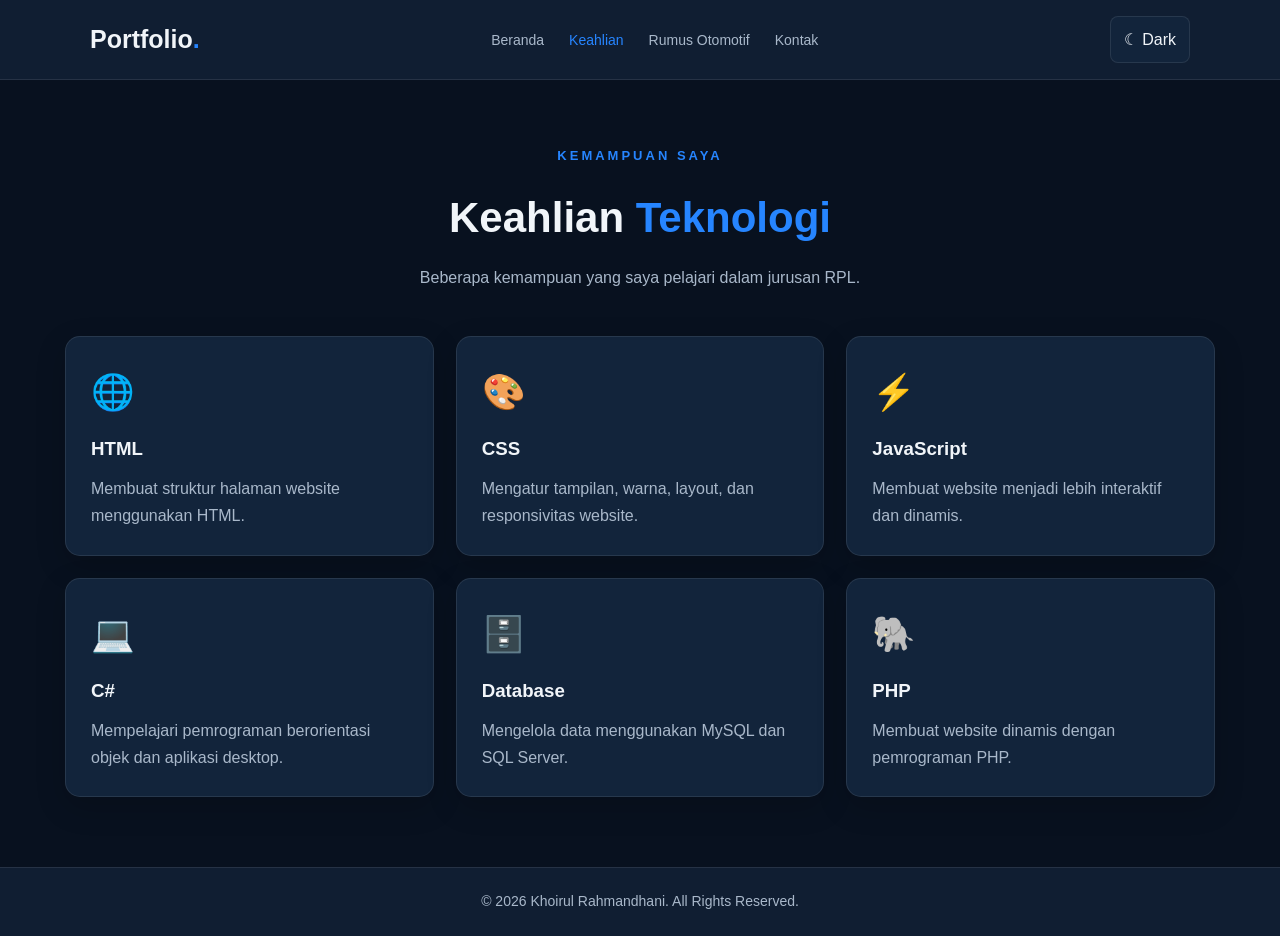
<file: keahlian.html>
<!DOCTYPE html>
<html lang="id">
<head>
    <meta charset="UTF-8">
    <meta name="viewport" content="width=device-width, initial-scale=1.0">
    <title>Keahlian | Khoirul Rahmandhani</title>
    <link rel="stylesheet" href="style.css">
</head>
<body>

<header class="header">
    <nav class="navbar">
        <a href="index.html" class="logo">Portfolio<span>.</span></a>

        <button class="menu-toggle" id="menuToggle">☰</button>

        <ul class="nav-menu" id="navMenu">
            <li><a href="index.html">Beranda</a></li>
            <li><a href="keahlian.html" class="active">Keahlian</a></li>
            <li><a href="rumus.html">Rumus Otomotif</a></li>
            <li><a href="kontak.html">Kontak</a></li>
        </ul>

        <button class="theme-toggle" id="themeToggle">☀ / ☾</button>
    </nav>
</header>

<main class="container page-content">
    <section class="page-heading">
        <p class="subtitle">KEMAMPUAN SAYA</p>
        <h1>Keahlian <span>Teknologi</span></h1>
        <p>Beberapa kemampuan yang saya pelajari dalam jurusan RPL.</p>
    </section>

    <section class="card-grid">
        <div class="card">
            <div class="card-icon">🌐</div>
            <h3>HTML</h3>
            <p>Membuat struktur halaman website menggunakan HTML.</p>
        </div>

        <div class="card">
            <div class="card-icon">🎨</div>
            <h3>CSS</h3>
            <p>Mengatur tampilan, warna, layout, dan responsivitas website.</p>
        </div>

        <div class="card">
            <div class="card-icon">⚡</div>
            <h3>JavaScript</h3>
            <p>Membuat website menjadi lebih interaktif dan dinamis.</p>
        </div>

        <div class="card">
            <div class="card-icon">💻</div>
            <h3>C#</h3>
            <p>Mempelajari pemrograman berorientasi objek dan aplikasi desktop.</p>
        </div>

        <div class="card">
            <div class="card-icon">🗄️</div>
            <h3>Database</h3>
            <p>Mengelola data menggunakan MySQL dan SQL Server.</p>
        </div>

        <div class="card">
            <div class="card-icon">🐘</div>
            <h3>PHP</h3>
            <p>Membuat website dinamis dengan pemrograman PHP.</p>
        </div>
    </section>
</main>

<footer class="footer">
    <p>© <span id="year"></span> Khoirul Rahmandhani. All Rights Reserved.</p>
</footer>

<script src="script.js"></script>
</body>
</html>
</file>
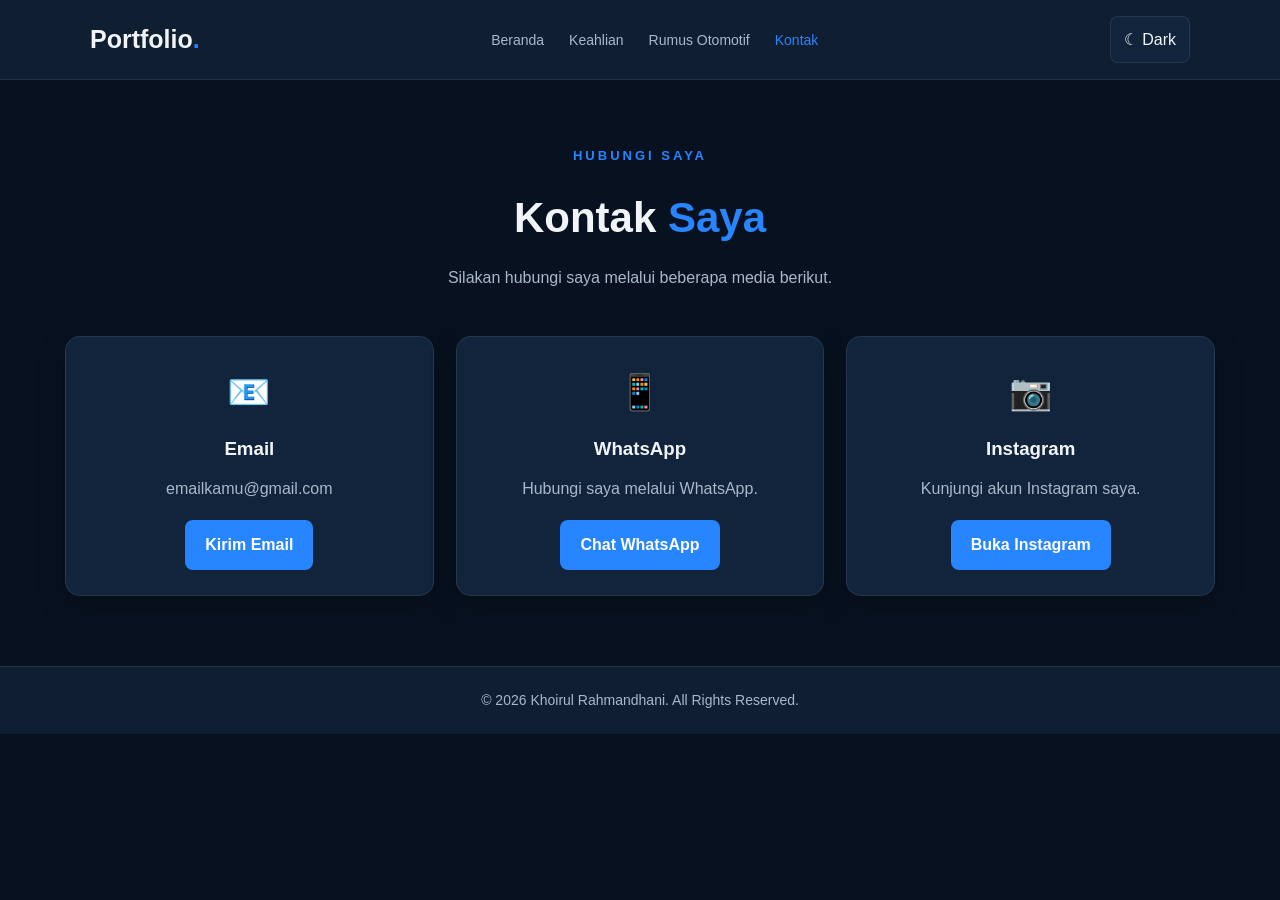
<file: kontak.html>
<!DOCTYPE html>
<html lang="id">
<head>
    <meta charset="UTF-8">
    <meta name="viewport" content="width=device-width, initial-scale=1.0">
    <title>Kontak | Khoirul Rahmandhani</title>
    <link rel="stylesheet" href="style.css">
</head>
<body>

<header class="header">
    <nav class="navbar">
        <a href="index.html" class="logo">Portfolio<span>.</span></a>

        <button class="menu-toggle" id="menuToggle">☰</button>

        <ul class="nav-menu" id="navMenu">
            <li><a href="index.html">Beranda</a></li>
            <li><a href="keahlian.html">Keahlian</a></li>
            <li><a href="rumus.html">Rumus Otomotif</a></li>
            <li><a href="kontak.html" class="active">Kontak</a></li>
        </ul>

        <button class="theme-toggle" id="themeToggle">☀ / ☾</button>
    </nav>
</header>

<main class="container page-content">
    <section class="page-heading">
        <p class="subtitle">HUBUNGI SAYA</p>
        <h1>Kontak <span>Saya</span></h1>
        <p>Silakan hubungi saya melalui beberapa media berikut.</p>
    </section>

    <section class="contact-grid">
        <div class="card contact-card">
            <div class="card-icon">📧</div>
            <h3>Email</h3>
            <p>emailkamu@gmail.com</p>
            <a class="btn primary" href="mailto:emailkamu@gmail.com">Kirim Email</a>
        </div>

        <div class="card contact-card">
            <div class="card-icon">📱</div>
            <h3>WhatsApp</h3>
            <p>Hubungi saya melalui WhatsApp.</p>
            <a class="btn primary"
               href="https://wa.me/6281234567890"
               target="_blank" rel="noopener">Chat WhatsApp</a>
        </div>

        <div class="card contact-card">
            <div class="card-icon">📷</div>
            <h3>Instagram</h3>
            <p>Kunjungi akun Instagram saya.</p>
            <a class="btn primary"
               href="https://www.instagram.com/"
               target="_blank" rel="noopener">Buka Instagram</a>
        </div>
    </section>
</main>

<footer class="footer">
    <p>© <span id="year"></span> Khoirul Rahmandhani. All Rights Reserved.</p>
</footer>

<script src="script.js"></script>
</body>
</html>
</file>
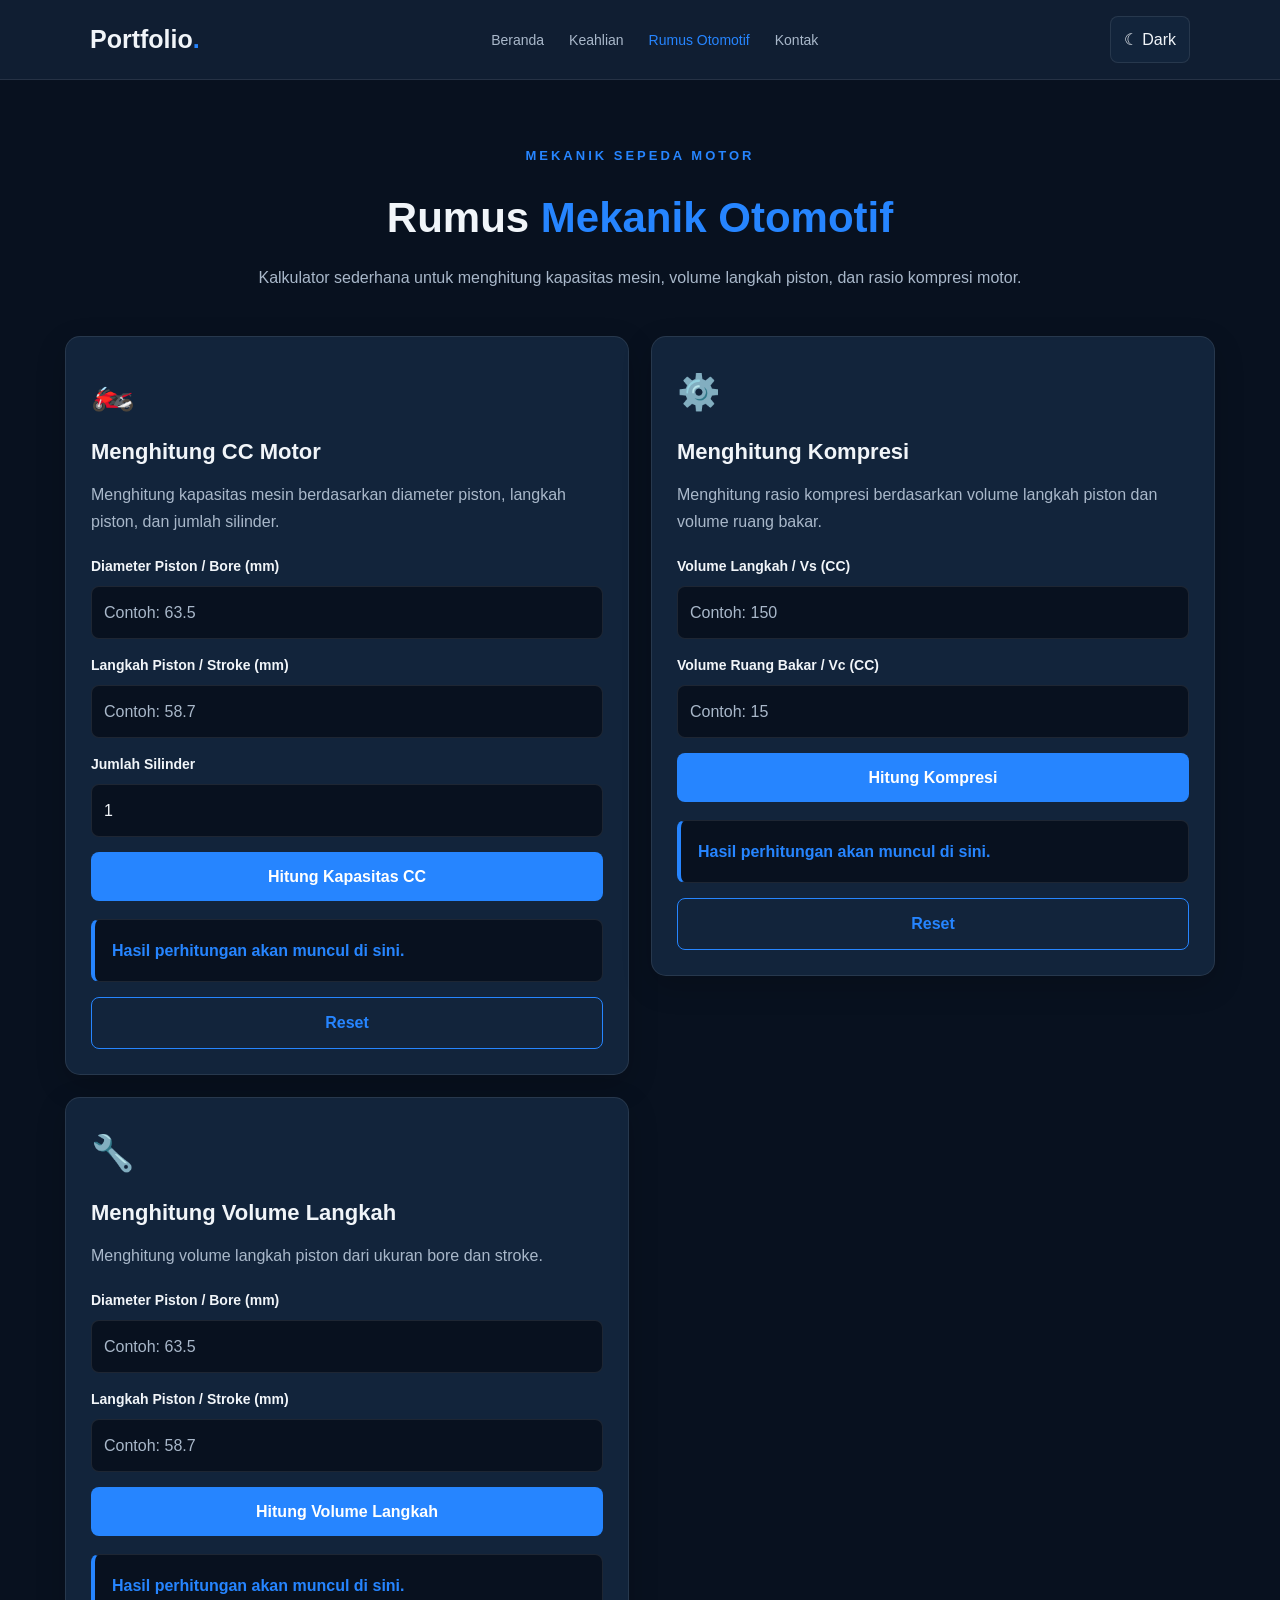
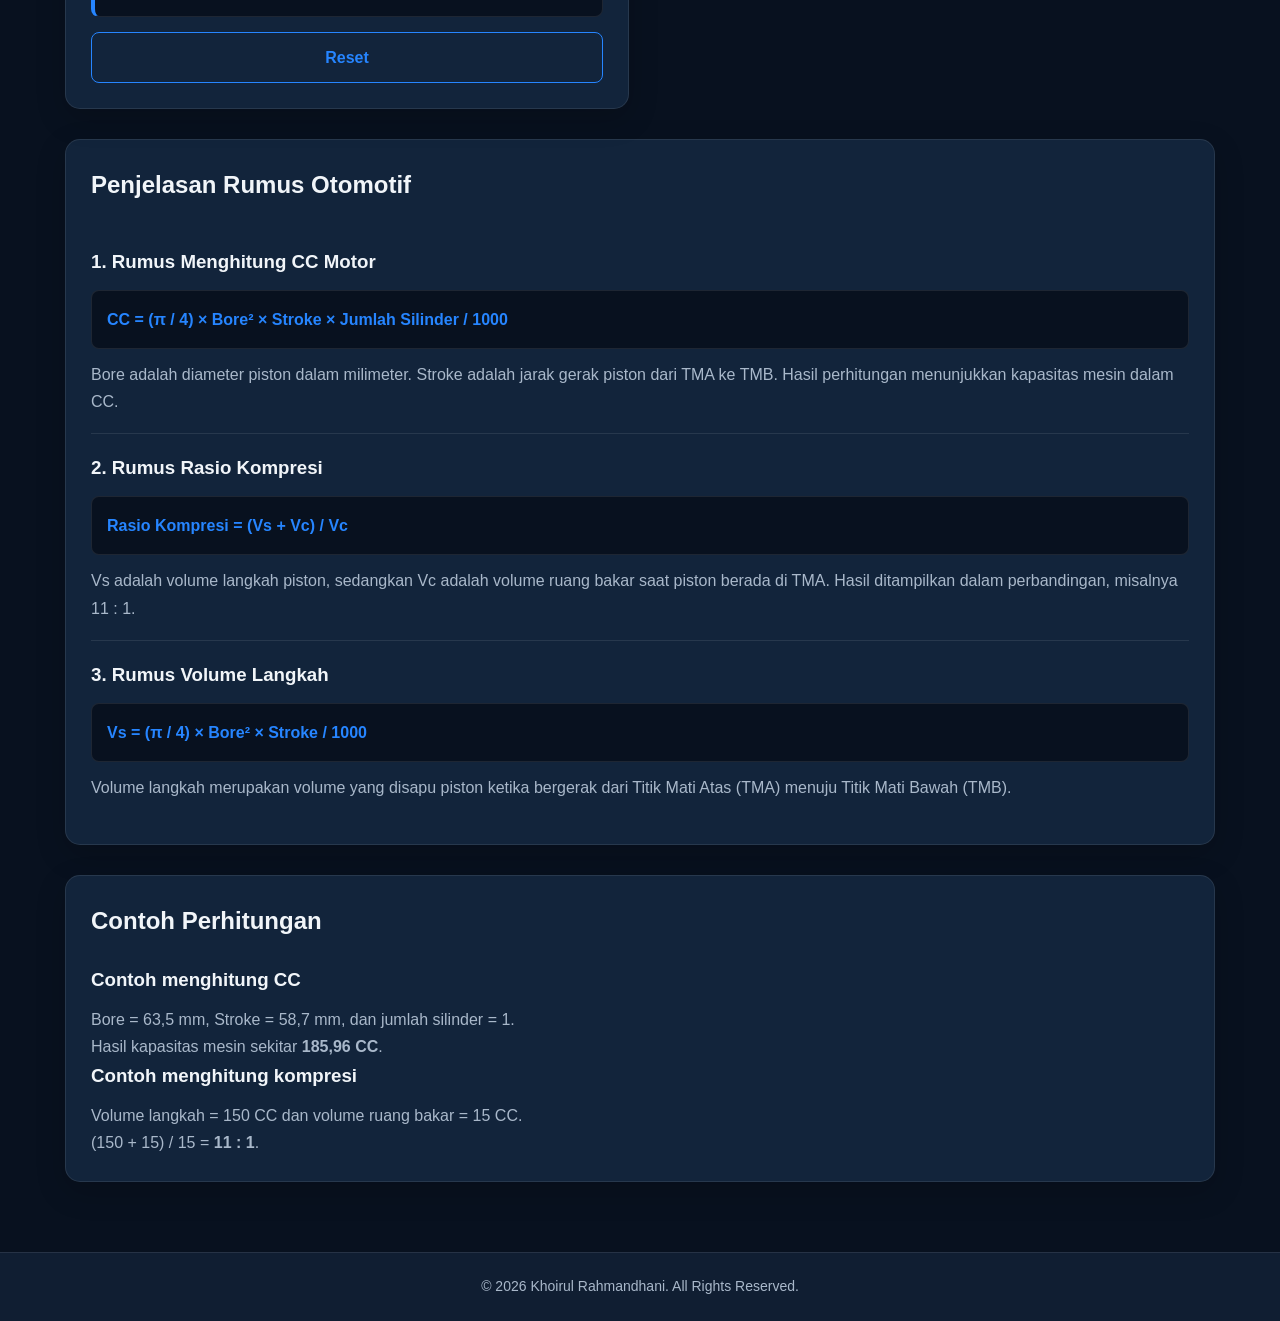
<file: rumus.html>
<!DOCTYPE html>
<html lang="id">
<head>
    <meta charset="UTF-8">
    <meta name="viewport" content="width=device-width, initial-scale=1.0">
    <title>Rumus Otomotif | Khoirul Rahmandhani</title>
    <link rel="stylesheet" href="style.css">
</head>
<body>

<header class="header">
    <nav class="navbar">
        <a href="index.html" class="logo">Portfolio<span>.</span></a>

        <button class="menu-toggle" id="menuToggle">☰</button>

        <ul class="nav-menu" id="navMenu">
            <li><a href="index.html">Beranda</a></li>
            <li><a href="keahlian.html">Keahlian</a></li>
            <li><a href="rumus.html" class="active">Rumus Otomotif</a></li>
            <li><a href="kontak.html">Kontak</a></li>
        </ul>

        <button class="theme-toggle" id="themeToggle">☀ / ☾</button>
    </nav>
</header>

<main class="container page-content">

    <section class="page-heading">
        <p class="subtitle">MEKANIK SEPEDA MOTOR</p>
        <h1>Rumus <span>Mekanik Otomotif</span></h1>
        <p>
            Kalkulator sederhana untuk menghitung kapasitas mesin,
            volume langkah piston, dan rasio kompresi motor.
        </p>
    </section>

    <section class="calculator-grid">

        <!-- KALKULATOR CC -->
        <div class="calculator card">
            <div class="card-icon">🏍️</div>
            <h2>Menghitung CC Motor</h2>
            <p>
                Menghitung kapasitas mesin berdasarkan diameter
                piston, langkah piston, dan jumlah silinder.
            </p>

            <label for="bore">Diameter Piston / Bore (mm)</label>
            <input type="number" id="bore" placeholder="Contoh: 63.5" min="0" step="any">

            <label for="stroke">Langkah Piston / Stroke (mm)</label>
            <input type="number" id="stroke" placeholder="Contoh: 58.7" min="0" step="any">

            <label for="silinder">Jumlah Silinder</label>
            <input type="number" id="silinder" value="1" min="1" step="1">

            <button class="btn primary full-btn" onclick="hitungCC()">
                Hitung Kapasitas CC
            </button>

            <div class="result" id="hasilCC" aria-live="polite">
                Hasil perhitungan akan muncul di sini.
            </div>

            <button class="btn secondary full-btn" onclick="resetCC()">
                Reset
            </button>
        </div>

        <!-- KALKULATOR KOMPRESI -->
        <div class="calculator card">
            <div class="card-icon">⚙️</div>
            <h2>Menghitung Kompresi</h2>
            <p>
                Menghitung rasio kompresi berdasarkan volume
                langkah piston dan volume ruang bakar.
            </p>

            <label for="vs">Volume Langkah / Vs (CC)</label>
            <input type="number" id="vs" placeholder="Contoh: 150" min="0" step="any">

            <label for="vc">Volume Ruang Bakar / Vc (CC)</label>
            <input type="number" id="vc" placeholder="Contoh: 15" min="0" step="any">

            <button class="btn primary full-btn" onclick="hitungKompresi()">
                Hitung Kompresi
            </button>

            <div class="result" id="hasilKompresi" aria-live="polite">
                Hasil perhitungan akan muncul di sini.
            </div>

            <button class="btn secondary full-btn" onclick="resetKompresi()">
                Reset
            </button>
        </div>

        <!-- KALKULATOR VOLUME LANGKAH -->
        <div class="calculator card">
            <div class="card-icon">🔧</div>
            <h2>Menghitung Volume Langkah</h2>
            <p>
                Menghitung volume langkah piston dari ukuran
                bore dan stroke.
            </p>

            <label for="boreVs">Diameter Piston / Bore (mm)</label>
            <input type="number" id="boreVs" placeholder="Contoh: 63.5" min="0" step="any">

            <label for="strokeVs">Langkah Piston / Stroke (mm)</label>
            <input type="number" id="strokeVs" placeholder="Contoh: 58.7" min="0" step="any">

            <button class="btn primary full-btn" onclick="hitungVs()">
                Hitung Volume Langkah
            </button>

            <div class="result" id="hasilVs" aria-live="polite">
                Hasil perhitungan akan muncul di sini.
            </div>

            <button class="btn secondary full-btn" onclick="resetVs()">
                Reset
            </button>
        </div>

    </section>

    <!-- PENJELASAN RUMUS -->
    <section class="card formula-section">
        <h2>Penjelasan Rumus Otomotif</h2>

        <div class="formula-item">
            <h3>1. Rumus Menghitung CC Motor</h3>
            <div class="formula-code">
                CC = (π / 4) × Bore² × Stroke × Jumlah Silinder / 1000
            </div>
            <p>
                Bore adalah diameter piston dalam milimeter.
                Stroke adalah jarak gerak piston dari TMA ke TMB.
                Hasil perhitungan menunjukkan kapasitas mesin dalam CC.
            </p>
        </div>

        <div class="formula-item">
            <h3>2. Rumus Rasio Kompresi</h3>
            <div class="formula-code">
                Rasio Kompresi = (Vs + Vc) / Vc
            </div>
            <p>
                Vs adalah volume langkah piston, sedangkan Vc adalah
                volume ruang bakar saat piston berada di TMA.
                Hasil ditampilkan dalam perbandingan, misalnya 11 : 1.
            </p>
        </div>

        <div class="formula-item">
            <h3>3. Rumus Volume Langkah</h3>
            <div class="formula-code">
                Vs = (π / 4) × Bore² × Stroke / 1000
            </div>
            <p>
                Volume langkah merupakan volume yang disapu piston
                ketika bergerak dari Titik Mati Atas (TMA) menuju
                Titik Mati Bawah (TMB).
            </p>
        </div>
    </section>

    <section class="card formula-section">
        <h2>Contoh Perhitungan</h2>

        <h3>Contoh menghitung CC</h3>
        <p>
            Bore = 63,5 mm, Stroke = 58,7 mm, dan jumlah silinder = 1.
        </p>
        <p>
            Hasil kapasitas mesin sekitar <strong>185,96 CC</strong>.
        </p>

        <h3>Contoh menghitung kompresi</h3>
        <p>
            Volume langkah = 150 CC dan volume ruang bakar = 15 CC.
        </p>
        <p>
            (150 + 15) / 15 = <strong>11 : 1</strong>.
        </p>
    </section>

</main>

<footer class="footer">
    <p>© <span id="year"></span> Khoirul Rahmandhani. All Rights Reserved.</p>
</footer>

<script src="script.js"></script>

<script>
function angkaValid(id) {
    return Number(document.getElementById(id).value);
}

function hitungCC() {
    const bore = angkaValid("bore");
    const stroke = angkaValid("stroke");
    const silinder = angkaValid("silinder");
    const hasil = document.getElementById("hasilCC");

    if (
        !Number.isFinite(bore) || bore <= 0 ||
        !Number.isFinite(stroke) || stroke <= 0 ||
        !Number.isInteger(silinder) || silinder <= 0
    ) {
        hasil.textContent = "Masukkan semua data dengan benar.";
        return;
    }

    const cc = (Math.PI / 4) * bore * bore * stroke * silinder / 1000;

    hasil.innerHTML =
        "Kapasitas Mesin: <strong>" + cc.toFixed(2) + " CC</strong>";
}

function hitungKompresi() {
    const vs = angkaValid("vs");
    const vc = angkaValid("vc");
    const hasil = document.getElementById("hasilKompresi");

    if (
        !Number.isFinite(vs) || vs <= 0 ||
        !Number.isFinite(vc) || vc <= 0
    ) {
        hasil.textContent = "Masukkan volume dengan benar.";
        return;
    }

    const kompresi = (vs + vc) / vc;

    hasil.innerHTML =
        "Rasio Kompresi: <strong>" +
        kompresi.toFixed(2) + " : 1</strong>";
}

function hitungVs() {
    const bore = angkaValid("boreVs");
    const stroke = angkaValid("strokeVs");
    const hasil = document.getElementById("hasilVs");

    if (
        !Number.isFinite(bore) || bore <= 0 ||
        !Number.isFinite(stroke) || stroke <= 0
    ) {
        hasil.textContent = "Masukkan ukuran dengan benar.";
        return;
    }

    const vs = (Math.PI / 4) * bore * bore * stroke / 1000;

    hasil.innerHTML =
        "Volume Langkah: <strong>" + vs.toFixed(2) + " CC</strong>";
}

function resetCC() {
    document.getElementById("bore").value = "";
    document.getElementById("stroke").value = "";
    document.getElementById("silinder").value = "1";
    document.getElementById("hasilCC").textContent =
        "Hasil perhitungan akan muncul di sini.";
}

function resetKompresi() {
    document.getElementById("vs").value = "";
    document.getElementById("vc").value = "";
    document.getElementById("hasilKompresi").textContent =
        "Hasil perhitungan akan muncul di sini.";
}

function resetVs() {
    document.getElementById("boreVs").value = "";
    document.getElementById("strokeVs").value = "";
    document.getElementById("hasilVs").textContent =
        "Hasil perhitungan akan muncul di sini.";
}
</script>

</body>
</html>
</file>
<file: style.css>
/* =========================
   PENGATURAN DASAR
========================= */

* {
    margin: 0;
    padding: 0;
    box-sizing: border-box;
}

:root {
    --bg: #08111f;
    --bg-secondary: #101e32;
    --card: #12243b;
    --text: #f1f5f9;
    --muted: #a9b8ca;
    --primary: #2685ff;
    --primary-hover: #0968df;
    --border: rgba(255,255,255,0.09);
    --shadow: 0 10px 30px rgba(0,0,0,0.18);
}

body.light-mode {
    --bg: #f3f7fc;
    --bg-secondary: #e7eff9;
    --card: #ffffff;
    --text: #17253a;
    --muted: #52647a;
    --primary: #1769d2;
    --primary-hover: #0c55b5;
    --border: rgba(20,40,70,0.12);
    --shadow: 0 10px 30px rgba(30,60,100,0.09);
}

html {
    scroll-behavior: smooth;
}

body {
    font-family: Arial, Helvetica, sans-serif;
    background: var(--bg);
    color: var(--text);
    line-height: 1.7;
    transition: background 0.3s, color 0.3s;
}

a {
    text-decoration: none;
    color: inherit;
}

button,
input {
    font: inherit;
}

/* =========================
   NAVBAR
========================= */

.header {
    background: var(--bg-secondary);
    border-bottom: 1px solid var(--border);
    position: sticky;
    top: 0;
    z-index: 100;
}

.navbar {
    max-width: 1150px;
    margin: auto;
    padding: 16px 25px;
    display: flex;
    align-items: center;
    justify-content: space-between;
    gap: 20px;
}

.logo {
    font-size: 25px;
    font-weight: bold;
    white-space: nowrap;
}

.logo span,
.hero h1 span,
.page-heading h1 span {
    color: var(--primary);
}

.nav-menu {
    display: flex;
    align-items: center;
    gap: 25px;
    list-style: none;
}

.nav-menu a {
    color: var(--muted);
    font-size: 14px;
    transition: 0.3s;
}

.nav-menu a:hover,
.nav-menu a.active {
    color: var(--primary);
}

.theme-toggle,
.menu-toggle {
    background: var(--card);
    color: var(--text);
    border: 1px solid var(--border);
    border-radius: 8px;
    padding: 9px 13px;
    cursor: pointer;
    transition: 0.3s;
}

.theme-toggle:hover,
.menu-toggle:hover {
    background: var(--primary);
    color: white;
}

.menu-toggle {
    display: none;
    font-size: 19px;
}

/* =========================
   CONTAINER
========================= */

.container {
    max-width: 1150px;
    width: 90%;
    margin: auto;
}

.page-content {
    padding-top: 65px;
    padding-bottom: 70px;
}

/* =========================
   BERANDA
========================= */

.hero {
    min-height: 590px;
    display: flex;
    align-items: center;
    justify-content: space-between;
    gap: 50px;
    padding-top: 60px;
    padding-bottom: 60px;
}

.hero-content {
    flex: 1;
    animation: muncul 0.8s ease;
}

.subtitle {
    color: var(--primary);
    font-weight: bold;
    letter-spacing: 3px;
    font-size: 13px;
    margin-bottom: 15px;
}

.hero h1 {
    font-size: clamp(30px, 5vw, 48px);
    line-height: 1.25;
    margin-bottom: 12px;
}

.hero h2 {
    font-size: 21px;
    color: var(--muted);
    margin-bottom: 20px;
}

.description {
    color: var(--muted);
    max-width: 650px;
    margin-bottom: 28px;
}

.hero-image {
    width: 320px;
    height: 350px;
    flex-shrink: 0;
    border-radius: 25px;
    overflow: hidden;
    border: 4px solid var(--primary);
    box-shadow: var(--shadow);
    animation: muncul 1s ease;
}

.hero-image img {
    width: 100%;
    height: 100%;
    object-fit: cover;
}

/* =========================
   BUTTON
========================= */

.hero-buttons {
    display: flex;
    flex-wrap: wrap;
    gap: 12px;
}

.btn {
    display: inline-block;
    border: none;
    border-radius: 8px;
    padding: 11px 20px;
    font-weight: bold;
    text-align: center;
    cursor: pointer;
    transition: 0.3s;
}

.primary {
    background: var(--primary);
    color: white;
}

.primary:hover {
    background: var(--primary-hover);
    transform: translateY(-2px);
}

.secondary {
    background: transparent;
    border: 1px solid var(--primary);
    color: var(--primary);
}

.secondary:hover {
    background: var(--primary);
    color: white;
}

.full-btn {
    width: 100%;
    margin-top: 15px;
}

/* =========================
   JUDUL HALAMAN
========================= */

.page-heading {
    text-align: center;
    margin-bottom: 45px;
}

.page-heading h1 {
    font-size: clamp(30px, 5vw, 42px);
    margin-bottom: 10px;
}

.page-heading p:last-child {
    color: var(--muted);
}

/* =========================
   CARD
========================= */

.info-section {
    padding-bottom: 75px;
}

.section-title {
    font-size: 28px;
    text-align: center;
    margin-bottom: 30px;
}

.card-grid {
    display: grid;
    grid-template-columns: repeat(3, 1fr);
    gap: 22px;
}

.card {
    background: var(--card);
    border: 1px solid var(--border);
    border-radius: 15px;
    padding: 25px;
    box-shadow: var(--shadow);
    transition: transform 0.3s, border-color 0.3s;
    animation: muncul 0.7s ease;
}

.card:hover {
    transform: translateY(-5px);
    border-color: var(--primary);
}

.card h2,
.card h3 {
    margin-bottom: 10px;
}

.card p {
    color: var(--muted);
}

.card-icon {
    font-size: 35px;
    margin-bottom: 12px;
}

/* =========================
   KALKULATOR OTOMOTIF
========================= */

.calculator-grid {
    display: grid;
    grid-template-columns: repeat(2, 1fr);
    gap: 22px;
    align-items: start;
}

.calculator h2 {
    font-size: 22px;
}

.calculator > p {
    margin-bottom: 20px;
}

.calculator label {
    display: block;
    color: var(--text);
    font-weight: bold;
    margin-top: 15px;
    margin-bottom: 7px;
    font-size: 14px;
}

.calculator input {
    display: block;
    width: 100%;
    padding: 12px;
    background: var(--bg);
    color: var(--text);
    border: 1px solid var(--border);
    border-radius: 8px;
    outline: none;
}

.calculator input:focus {
    border-color: var(--primary);
}

.calculator input::placeholder {
    color: var(--muted);
}

.result {
    background: var(--bg);
    color: var(--primary);
    border: 1px solid var(--border);
    border-left: 4px solid var(--primary);
    padding: 17px;
    margin-top: 18px;
    border-radius: 8px;
    font-weight: bold;
    overflow-wrap: anywhere;
}

.result strong {
    font-size: 20px;
}

/* =========================
   PENJELASAN RUMUS
========================= */

.formula-section {
    margin-top: 30px;
}

.formula-section h2 {
    margin-bottom: 22px;
}

.formula-item {
    padding: 18px 0;
    border-bottom: 1px solid var(--border);
}

.formula-item:last-child {
    border-bottom: none;
}

.formula-item h3 {
    margin-bottom: 12px;
}

.formula-item p {
    margin-top: 12px;
    color: var(--muted);
}

.formula-code {
    background: var(--bg);
    color: var(--primary);
    padding: 15px;
    border-radius: 8px;
    border: 1px solid var(--border);
    font-weight: bold;
    overflow-wrap: anywhere;
}

/* =========================
   KONTAK
========================= */

.contact-grid {
    display: grid;
    grid-template-columns: repeat(3, 1fr);
    gap: 22px;
}

.contact-card {
    text-align: center;
}

.contact-card .btn {
    margin-top: 18px;
}

/* =========================
   FOOTER
========================= */

.footer {
    background: var(--bg-secondary);
    border-top: 1px solid var(--border);
    text-align: center;
    padding: 22px 15px;
    color: var(--muted);
    font-size: 14px;
}

/* =========================
   ANIMASI
========================= */

@keyframes muncul {
    from {
        opacity: 0;
        transform: translateY(20px);
    }

    to {
        opacity: 1;
        transform: translateY(0);
    }
}

/* =========================
   RESPONSIVE HP
========================= */

@media (max-width: 850px) {
    .navbar {
        flex-wrap: wrap;
    }

    .menu-toggle {
        display: block;
        margin-left: auto;
    }

    .nav-menu {
        display: none;
        flex-direction: column;
        align-items: stretch;
        width: 100%;
        gap: 0;
        order: 4;
        padding-top: 10px;
    }

    .nav-menu.show {
        display: flex;
    }

    .nav-menu li a {
        display: block;
        padding: 12px 5px;
        border-bottom: 1px solid var(--border);
    }

    .hero {
        flex-direction: column-reverse;
        text-align: center;
        gap: 30px;
    }

    .hero-image {
        width: 250px;
        height: 270px;
    }

    .hero-buttons {
        justify-content: center;
    }

    .card-grid,
    .contact-grid {
        grid-template-columns: repeat(2, 1fr);
    }
}

@media (max-width: 600px) {
    .container {
        width: 92%;
    }

    .navbar {
        padding: 13px 15px;
        gap: 10px;
    }

    .logo {
        font-size: 21px;
    }

    .theme-toggle {
        padding: 8px 10px;
    }

    .hero {
        min-height: auto;
        padding-top: 45px;
        padding-bottom: 55px;
    }

    .hero h1 {
        font-size: 32px;
    }

    .hero h2 {
        font-size: 18px;
    }

    .card-grid,
    .contact-grid,
    .calculator-grid {
        grid-template-columns: 1fr;
    }

    .page-content {
        padding-top: 45px;
        padding-bottom: 50px;
    }

    .page-heading {
        margin-bottom: 30px;
    }

    .card {
        padding: 20px;
    }
}
</file>
